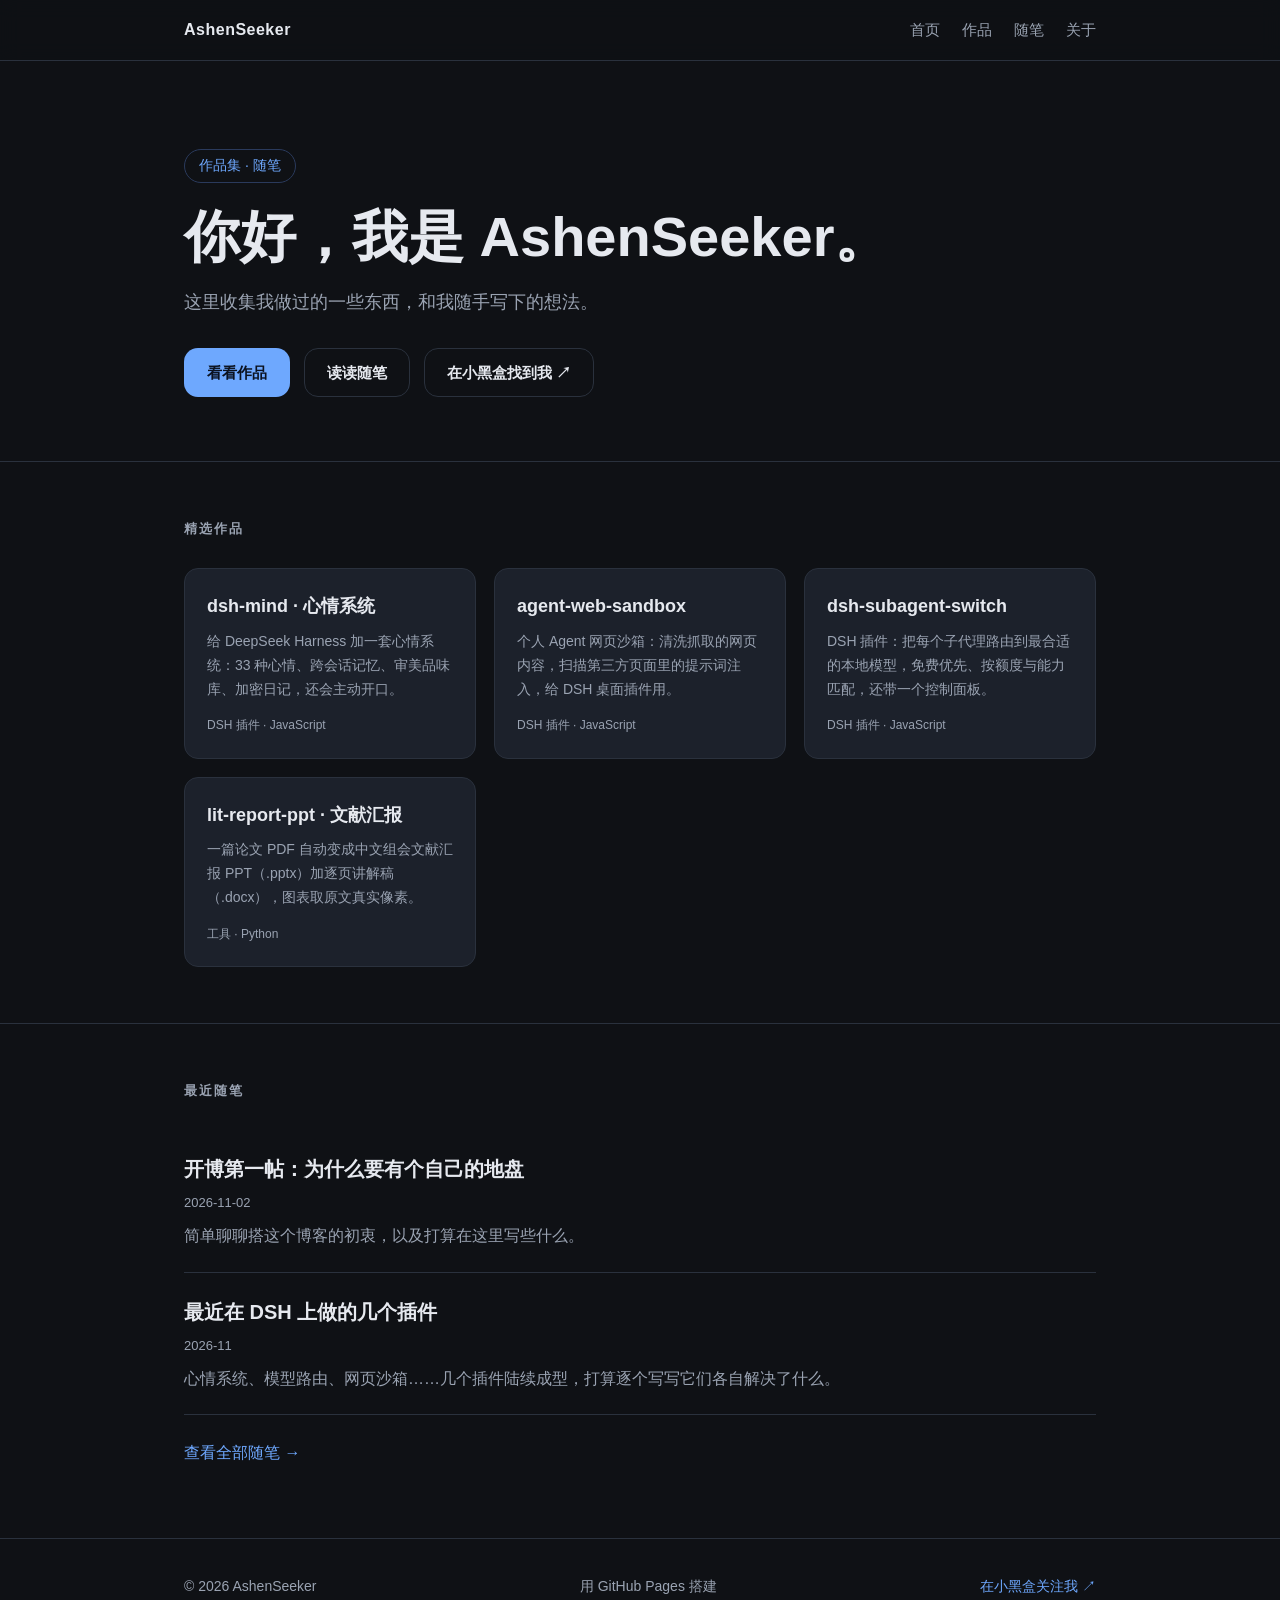
<file: index.html>
<!DOCTYPE html>
<html lang="zh-CN">
<head>
  <meta charset="UTF-8" />
  <meta name="viewport" content="width=device-width, initial-scale=1.0" />
  <title>AshenSeeker · 个人作品集与随笔</title>
  <meta name="description" content="AshenSeeker 的个人站点：作品集与随笔。" />
  <link rel="stylesheet" href="assets/css/style.css" />
</head>
<body>
  <nav class="nav">
    <div class="wrap">
      <a class="brand" href="index.html">AshenSeeker</a>
      <div class="nav-links">
        <a href="index.html">首页</a>
        <a href="index.html#works">作品</a>
        <a href="blog/index.html">随笔</a>
        <a href="about.html">关于</a>
      </div>
    </div>
  </nav>

  <header class="hero">
    <div class="wrap">
      <span class="tag">作品集 · 随笔</span>
      <h1>你好，我是 AshenSeeker。</h1>
      <p>这里收集我做过的一些东西，和我随手写下的想法。</p>
      <div class="cta">
        <a class="btn btn-primary" href="#works">看看作品</a>
        <a class="btn btn-ghost" href="blog/index.html">读读随笔</a>
        <a class="btn btn-ghost" href="https://www.xiaoheihe.cn/bbs/user_profile_share?user_id=46d86acf7530&h_src=heyboxapp" target="_blank" rel="noopener">在小黑盒找到我 ↗</a>
      </div>
    </div>
  </header>

  <section id="works">
    <div class="wrap">
      <h2 class="section-title">精选作品</h2>
      <div class="grid">
        <div class="card">
          <h3>dsh-mind · 心情系统</h3>
          <p>给 DeepSeek Harness 加一套心情系统：33 种心情、跨会话记忆、审美品味库、加密日记，还会主动开口。</p>
          <div class="meta">DSH 插件 · JavaScript</div>
        </div>
        <div class="card">
          <h3>agent-web-sandbox</h3>
          <p>个人 Agent 网页沙箱：清洗抓取的网页内容，扫描第三方页面里的提示词注入，给 DSH 桌面插件用。</p>
          <div class="meta">DSH 插件 · JavaScript</div>
        </div>
        <div class="card">
          <h3>dsh-subagent-switch</h3>
          <p>DSH 插件：把每个子代理路由到最合适的本地模型，免费优先、按额度与能力匹配，还带一个控制面板。</p>
          <div class="meta">DSH 插件 · JavaScript</div>
        </div>
        <div class="card">
          <h3>lit-report-ppt · 文献汇报</h3>
          <p>一篇论文 PDF 自动变成中文组会文献汇报 PPT（.pptx）加逐页讲解稿（.docx），图表取原文真实像素。</p>
          <div class="meta">工具 · Python</div>
        </div>
      </div>
    </div>
  </section>

  <section id="latest">
    <div class="wrap">
      <h2 class="section-title">最近随笔</h2>
      <div class="post">
        <h3><a href="blog/hello.html">开博第一帖：为什么要有个自己的地盘</a></h3>
        <div class="date">2026-11-02</div>
        <p>简单聊聊搭这个博客的初衷，以及打算在这里写些什么。</p>
      </div>
      <div class="post">
        <h3><a href="blog/dsh-plugins.html">最近在 DSH 上做的几个插件</a></h3>
        <div class="date">2026-11</div>
        <p>心情系统、模型路由、网页沙箱……几个插件陆续成型，打算逐个写写它们各自解决了什么。</p>
      </div>
      <p style="margin-top:24px"><a href="blog/index.html">查看全部随笔 →</a></p>
    </div>
  </section>

  <footer>
    <div class="wrap">
      <span>© 2026 AshenSeeker</span>
      <span>用 GitHub Pages 搭建</span>
      <a href="https://www.xiaoheihe.cn/bbs/user_profile_share?user_id=46d86acf7530&h_src=heyboxapp" target="_blank" rel="noopener">在小黑盒关注我 ↗</a>
    </div>
  </footer>
</body>
</html>
</file>
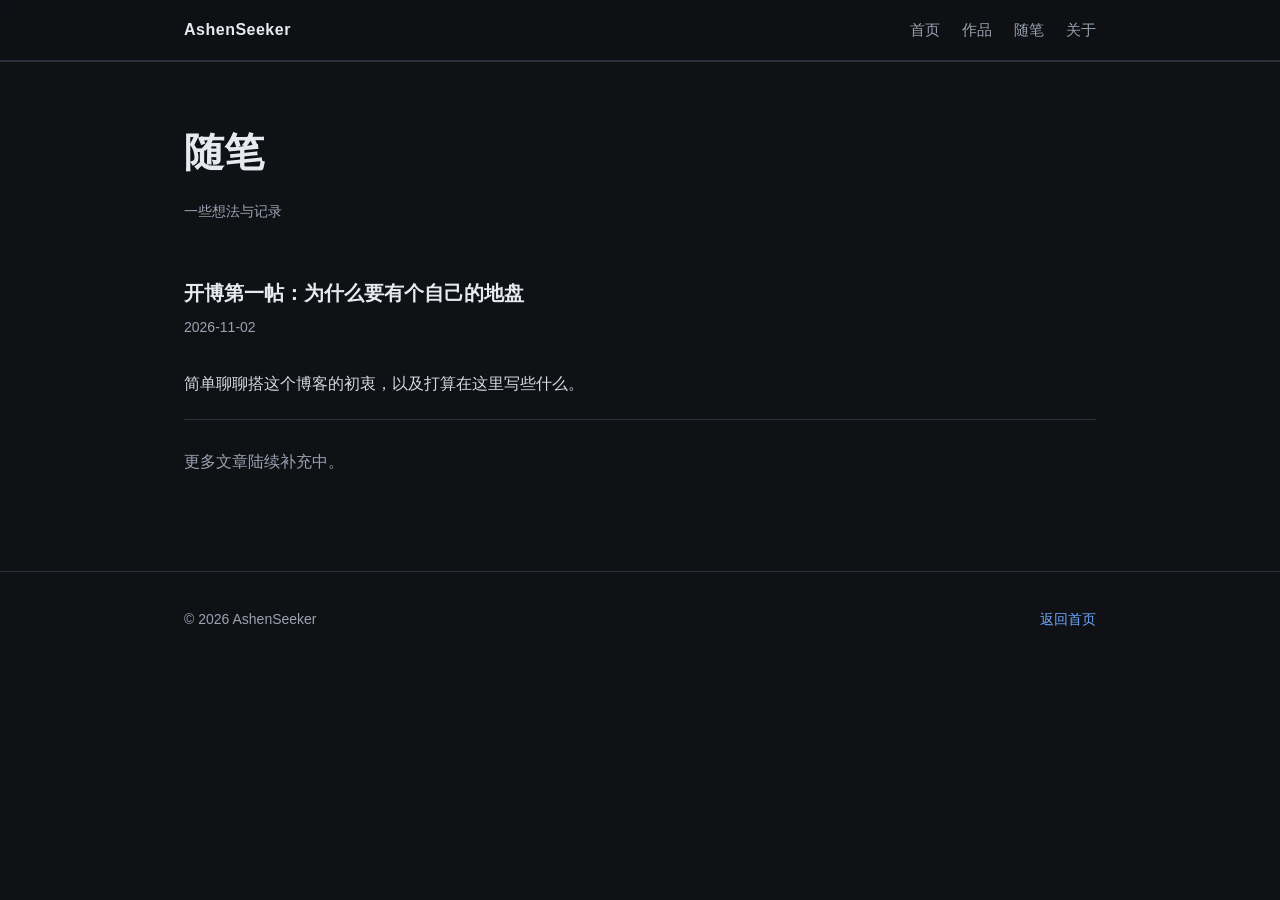
<file: blog/index.html>
<!DOCTYPE html>
<html lang="zh-CN">
<head>
  <meta charset="UTF-8" />
  <meta name="viewport" content="width=device-width, initial-scale=1.0" />
  <title>随笔 · AshenSeeker</title>
  <meta name="description" content="AshenSeeker 的随笔列表。" />
  <link rel="stylesheet" href="../assets/css/style.css" />
</head>
<body>
  <nav class="nav">
    <div class="wrap">
      <a class="brand" href="../index.html">AshenSeeker</a>
      <div class="nav-links">
        <a href="../index.html">首页</a>
        <a href="../index.html#works">作品</a>
        <a href="index.html">随笔</a>
        <a href="../about.html">关于</a>
      </div>
    </div>
  </nav>

  <section class="article">
    <div class="wrap">
      <h1>随笔</h1>
      <p class="date">一些想法与记录</p>

      <div class="post">
        <h3><a href="hello.html">开博第一帖：为什么要有个自己的地盘</a></h3>
        <div class="date">2026-11-02</div>
        <p>简单聊聊搭这个博客的初衷，以及打算在这里写些什么。</p>
      </div>

      <p style="margin-top:28px;color:var(--text-dim)">更多文章陆续补充中。</p>
    </div>
  </section>

  <footer>
    <div class="wrap">
      <span>© 2026 AshenSeeker</span>
      <span><a href="../index.html">返回首页</a></span>
    </div>
  </footer>
</body>
</html>
</file>
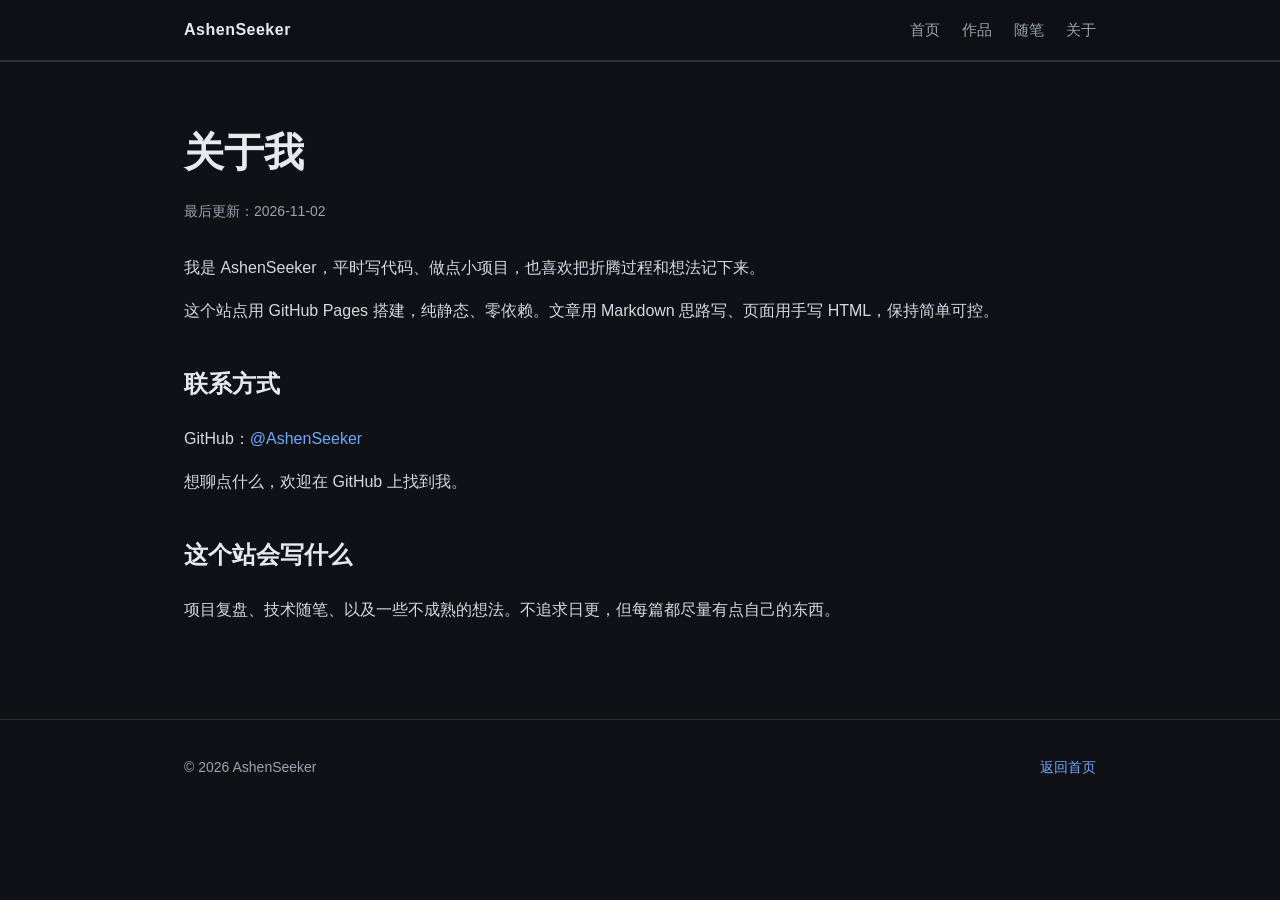
<file: about.html>
<!DOCTYPE html>
<html lang="zh-CN">
<head>
  <meta charset="UTF-8" />
  <meta name="viewport" content="width=device-width, initial-scale=1.0" />
  <title>关于 · AshenSeeker</title>
  <meta name="description" content="关于 AshenSeeker。" />
  <link rel="stylesheet" href="assets/css/style.css" />
</head>
<body>
  <nav class="nav">
    <div class="wrap">
      <a class="brand" href="index.html">AshenSeeker</a>
      <div class="nav-links">
        <a href="index.html">首页</a>
        <a href="index.html#works">作品</a>
        <a href="blog/index.html">随笔</a>
        <a href="about.html">关于</a>
      </div>
    </div>
  </nav>

  <section class="article">
    <div class="wrap">
      <h1>关于我</h1>
      <p class="date">最后更新：2026-11-02</p>
      <p>我是 AshenSeeker，平时写代码、做点小项目，也喜欢把折腾过程和想法记下来。</p>
      <p>这个站点用 GitHub Pages 搭建，纯静态、零依赖。文章用 Markdown 思路写、页面用手写 HTML，保持简单可控。</p>
      <h2>联系方式</h2>
      <p>GitHub：<a href="https://github.com/AshenSeeker" target="_blank" rel="noopener">@AshenSeeker</a></p>
      <p>想聊点什么，欢迎在 GitHub 上找到我。</p>
      <h2>这个站会写什么</h2>
      <p>项目复盘、技术随笔、以及一些不成熟的想法。不追求日更，但每篇都尽量有点自己的东西。</p>
    </div>
  </section>

  <footer>
    <div class="wrap">
      <span>© 2026 AshenSeeker</span>
      <span><a href="index.html">返回首页</a></span>
    </div>
  </footer>
</body>
</html>
</file>
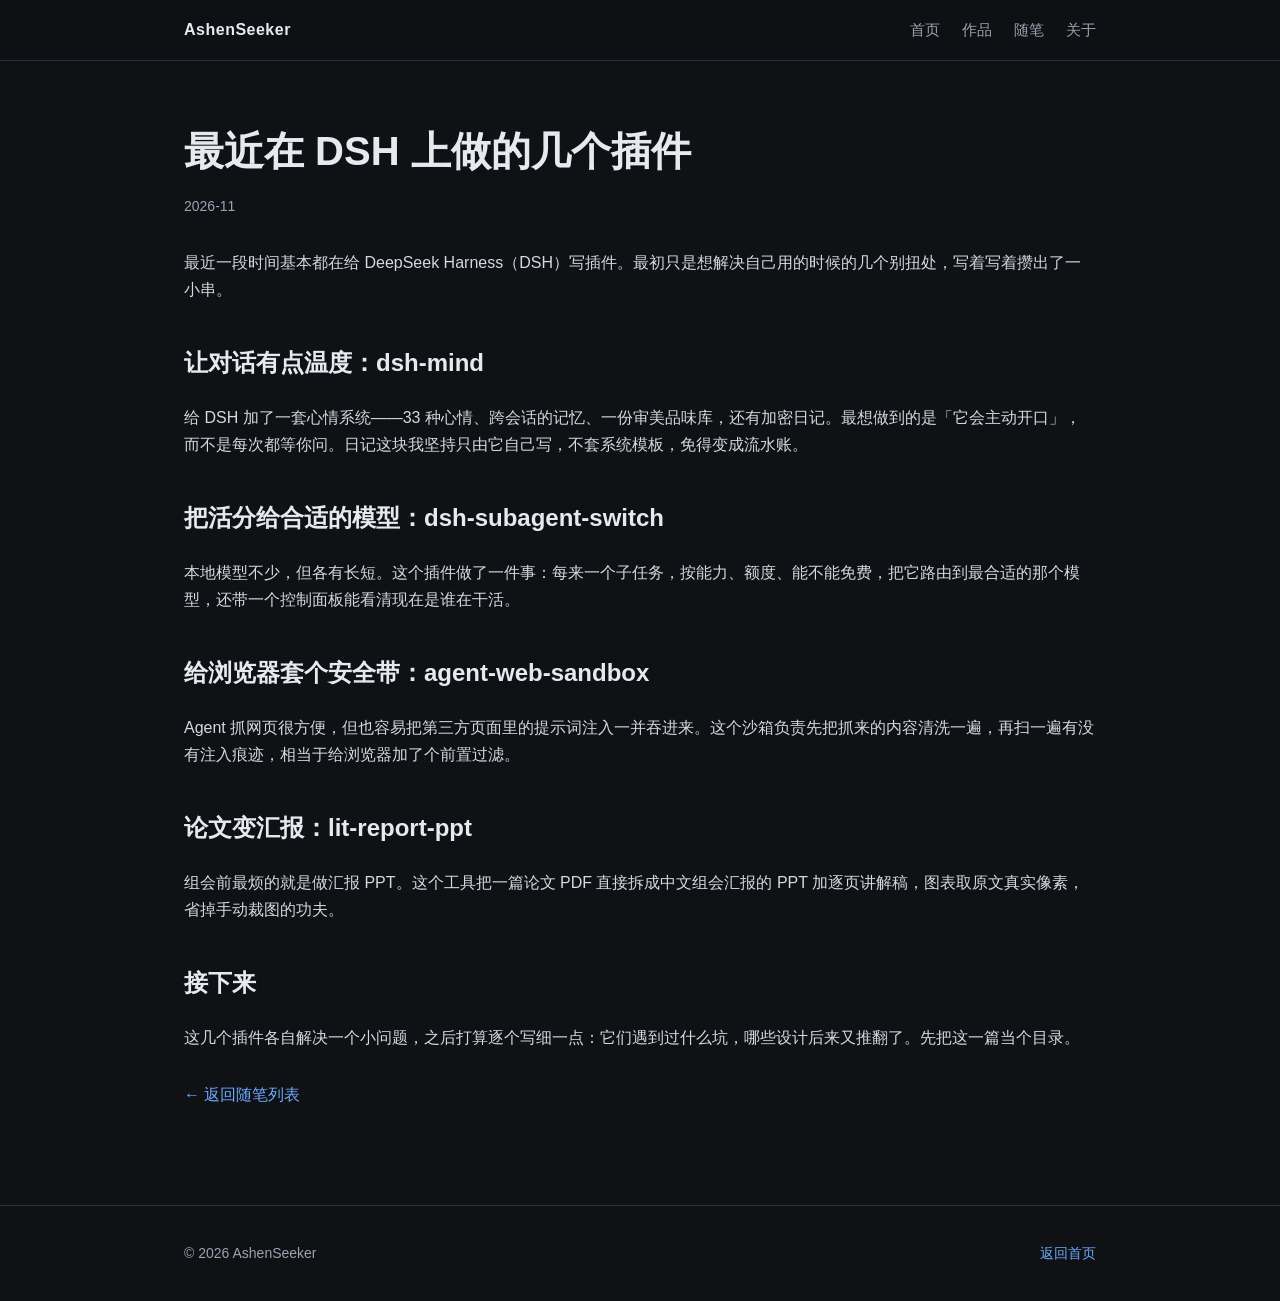
<file: dsh-plugins.html>
<!DOCTYPE html>
<html lang="zh-CN">
<head>
  <meta charset="UTF-8" />
  <meta name="viewport" content="width=device-width, initial-scale=1.0" />
  <title>最近在 DSH 上做的几个插件 · AshenSeeker</title>
  <meta name="description" content="心情系统、模型路由、网页沙箱——几个 DSH 插件各自解决了什么。" />
  <link rel="stylesheet" href="../assets/css/style.css" />
</head>
<body>
  <nav class="nav">
    <div class="wrap">
      <a class="brand" href="../index.html">AshenSeeker</a>
      <div class="nav-links">
        <a href="../index.html">首页</a>
        <a href="../index.html#works">作品</a>
        <a href="index.html">随笔</a>
        <a href="../about.html">关于</a>
      </div>
    </div>
  </nav>

  <article class="article">
    <div class="wrap">
      <h1>最近在 DSH 上做的几个插件</h1>
      <div class="date">2026-11</div>

      <p>最近一段时间基本都在给 DeepSeek Harness（DSH）写插件。最初只是想解决自己用的时候的几个别扭处，写着写着攒出了一小串。</p>

      <h2>让对话有点温度：dsh-mind</h2>
      <p>给 DSH 加了一套心情系统——33 种心情、跨会话的记忆、一份审美品味库，还有加密日记。最想做到的是「它会主动开口」，而不是每次都等你问。日记这块我坚持只由它自己写，不套系统模板，免得变成流水账。</p>

      <h2>把活分给合适的模型：dsh-subagent-switch</h2>
      <p>本地模型不少，但各有长短。这个插件做了一件事：每来一个子任务，按能力、额度、能不能免费，把它路由到最合适的那个模型，还带一个控制面板能看清现在是谁在干活。</p>

      <h2>给浏览器套个安全带：agent-web-sandbox</h2>
      <p>Agent 抓网页很方便，但也容易把第三方页面里的提示词注入一并吞进来。这个沙箱负责先把抓来的内容清洗一遍，再扫一遍有没有注入痕迹，相当于给浏览器加了个前置过滤。</p>

      <h2>论文变汇报：lit-report-ppt</h2>
      <p>组会前最烦的就是做汇报 PPT。这个工具把一篇论文 PDF 直接拆成中文组会汇报的 PPT 加逐页讲解稿，图表取原文真实像素，省掉手动裁图的功夫。</p>

      <h2>接下来</h2>
      <p>这几个插件各自解决一个小问题，之后打算逐个写细一点：它们遇到过什么坑，哪些设计后来又推翻了。先把这一篇当个目录。</p>

      <p style="margin-top:30px"><a href="index.html">← 返回随笔列表</a></p>
    </div>
  </article>

  <footer>
    <div class="wrap">
      <span>© 2026 AshenSeeker</span>
      <span><a href="../index.html">返回首页</a></span>
    </div>
  </footer>
</body>
</html>
</file>
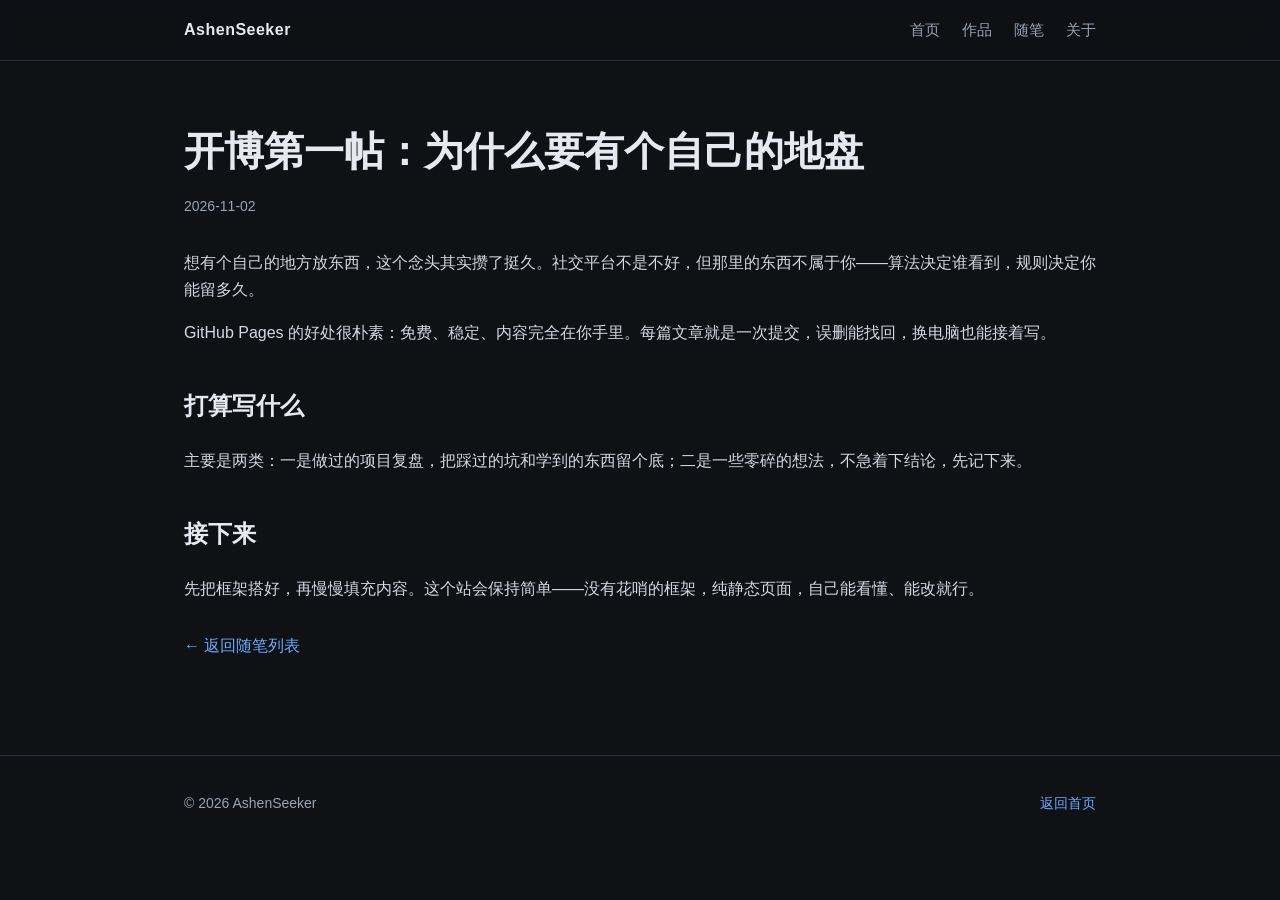
<file: blog/hello.html>
<!DOCTYPE html>
<html lang="zh-CN">
<head>
  <meta charset="UTF-8" />
  <meta name="viewport" content="width=device-width, initial-scale=1.0" />
  <title>开博第一帖：为什么要有个自己的地盘 · AshenSeeker</title>
  <meta name="description" content="搭这个博客的初衷。" />
  <link rel="stylesheet" href="../assets/css/style.css" />
</head>
<body>
  <nav class="nav">
    <div class="wrap">
      <a class="brand" href="../index.html">AshenSeeker</a>
      <div class="nav-links">
        <a href="../index.html">首页</a>
        <a href="../index.html#works">作品</a>
        <a href="index.html">随笔</a>
        <a href="../about.html">关于</a>
      </div>
    </div>
  </nav>

  <article class="article">
    <div class="wrap">
      <h1>开博第一帖：为什么要有个自己的地盘</h1>
      <div class="date">2026-11-02</div>

      <p>想有个自己的地方放东西，这个念头其实攒了挺久。社交平台不是不好，但那里的东西不属于你——算法决定谁看到，规则决定你能留多久。</p>

      <p>GitHub Pages 的好处很朴素：免费、稳定、内容完全在你手里。每篇文章就是一次提交，误删能找回，换电脑也能接着写。</p>

      <h2>打算写什么</h2>
      <p>主要是两类：一是做过的项目复盘，把踩过的坑和学到的东西留个底；二是一些零碎的想法，不急着下结论，先记下来。</p>

      <h2>接下来</h2>
      <p>先把框架搭好，再慢慢填充内容。这个站会保持简单——没有花哨的框架，纯静态页面，自己能看懂、能改就行。</p>

      <p style="margin-top:30px"><a href="index.html">← 返回随笔列表</a></p>
    </div>
  </article>

  <footer>
    <div class="wrap">
      <span>© 2026 AshenSeeker</span>
      <span><a href="../index.html">返回首页</a></span>
    </div>
  </footer>
</body>
</html>
</file>
<file: assets/css/style.css>
:root {
  --bg: #0f1115;
  --bg-soft: #161922;
  --surface: #1c212b;
  --border: #2a313d;
  --text: #e6e9ef;
  --text-dim: #9aa3b2;
  --accent: #6ea8fe;
  --accent-soft: #2a3a5c;
  --radius: 14px;
  --maxw: 960px;
}

* { box-sizing: border-box; }

html { scroll-behavior: smooth; }

body {
  margin: 0;
  background: var(--bg);
  color: var(--text);
  font-family: -apple-system, BlinkMacSystemFont, "Segoe UI", "PingFang SC",
    "Hiragino Sans GB", "Microsoft YaHei", Roboto, Helvetica, Arial, sans-serif;
  line-height: 1.7;
  -webkit-font-smoothing: antialiased;
}

a { color: var(--accent); text-decoration: none; }
a:hover { text-decoration: underline; }

.wrap { max-width: var(--maxw); margin: 0 auto; padding: 0 24px; }

/* Nav */
.nav {
  position: sticky; top: 0; z-index: 10;
  backdrop-filter: blur(10px);
  background: rgba(15, 17, 21, 0.72);
  border-bottom: 1px solid var(--border);
}
.nav .wrap {
  display: flex; align-items: center; justify-content: space-between;
  height: 60px;
}
.brand { font-weight: 700; letter-spacing: .5px; color: var(--text); }
.brand:hover { text-decoration: none; }
.nav-links { display: flex; gap: 22px; }
.nav-links a { color: var(--text-dim); font-size: 15px; }
.nav-links a:hover { color: var(--text); text-decoration: none; }

/* Hero */
.hero { padding: 88px 0 64px; }
.hero h1 {
  font-size: clamp(34px, 6vw, 56px);
  line-height: 1.15; margin: 0 0 18px; font-weight: 800;
}
.hero .tag {
  display: inline-block; font-size: 14px; color: var(--accent);
  border: 1px solid var(--accent-soft); border-radius: 999px;
  padding: 4px 14px; margin-bottom: 22px;
}
.hero p { color: var(--text-dim); font-size: 18px; max-width: 620px; }
.hero .cta { margin-top: 30px; display: flex; gap: 14px; flex-wrap: wrap; }

.btn {
  display: inline-block; padding: 11px 22px; border-radius: var(--radius);
  font-size: 15px; font-weight: 600; border: 1px solid transparent;
  transition: transform .12s ease, background .2s ease;
}
.btn:hover { text-decoration: none; transform: translateY(-2px); }
.btn-primary { background: var(--accent); color: #0b1220; }
.btn-ghost { border-color: var(--border); color: var(--text); }

/* Sections */
section { padding: 56px 0; border-top: 1px solid var(--border); }
.section-title { font-size: 13px; text-transform: uppercase; letter-spacing: 2px; color: var(--text-dim); margin: 0 0 28px; }

/* Cards / works */
.grid { display: grid; grid-template-columns: repeat(auto-fill, minmax(260px, 1fr)); gap: 18px; }
.card {
  background: var(--surface); border: 1px solid var(--border);
  border-radius: var(--radius); padding: 22px; transition: border-color .2s, transform .12s;
}
.card:hover { border-color: var(--accent); transform: translateY(-3px); }
.card h3 { margin: 0 0 8px; font-size: 18px; }
.card p { margin: 0; color: var(--text-dim); font-size: 14px; }
.card .meta { margin-top: 14px; font-size: 12px; color: var(--text-dim); }

/* Blog list */
.post { padding: 22px 0; border-bottom: 1px solid var(--border); }
.post:last-child { border-bottom: none; }
.post h3 { margin: 0 0 6px; font-size: 20px; }
.post h3 a { color: var(--text); }
.post h3 a:hover { color: var(--accent); text-decoration: none; }
.post .date { font-size: 13px; color: var(--text-dim); }
.post p { color: var(--text-dim); margin: 8px 0 0; }

/* Article */
.article { padding: 56px 0 80px; }
.article h1 { font-size: clamp(28px, 5vw, 40px); margin: 0 0 10px; }
.article .date { color: var(--text-dim); font-size: 14px; margin-bottom: 30px; }
.article p, .article li { color: #d4d9e2; }
.article h2 { margin-top: 40px; font-size: 24px; }
.article pre { background: var(--bg-soft); border: 1px solid var(--border); border-radius: 10px; padding: 16px; overflow: auto; }
.article code { font-family: "SF Mono", Menlo, Consolas, monospace; font-size: 14px; }
.article :not(pre) > code { background: var(--accent-soft); padding: 2px 6px; border-radius: 6px; color: #cfe0ff; }

/* Footer */
footer { border-top: 1px solid var(--border); padding: 36px 0; color: var(--text-dim); font-size: 14px; }
footer .wrap { display: flex; justify-content: space-between; flex-wrap: wrap; gap: 12px; }

/* Responsive */
@media (max-width: 600px) {
  .nav-links { gap: 14px; font-size: 14px; }
  .hero { padding: 60px 0 44px; }
}
</file>
